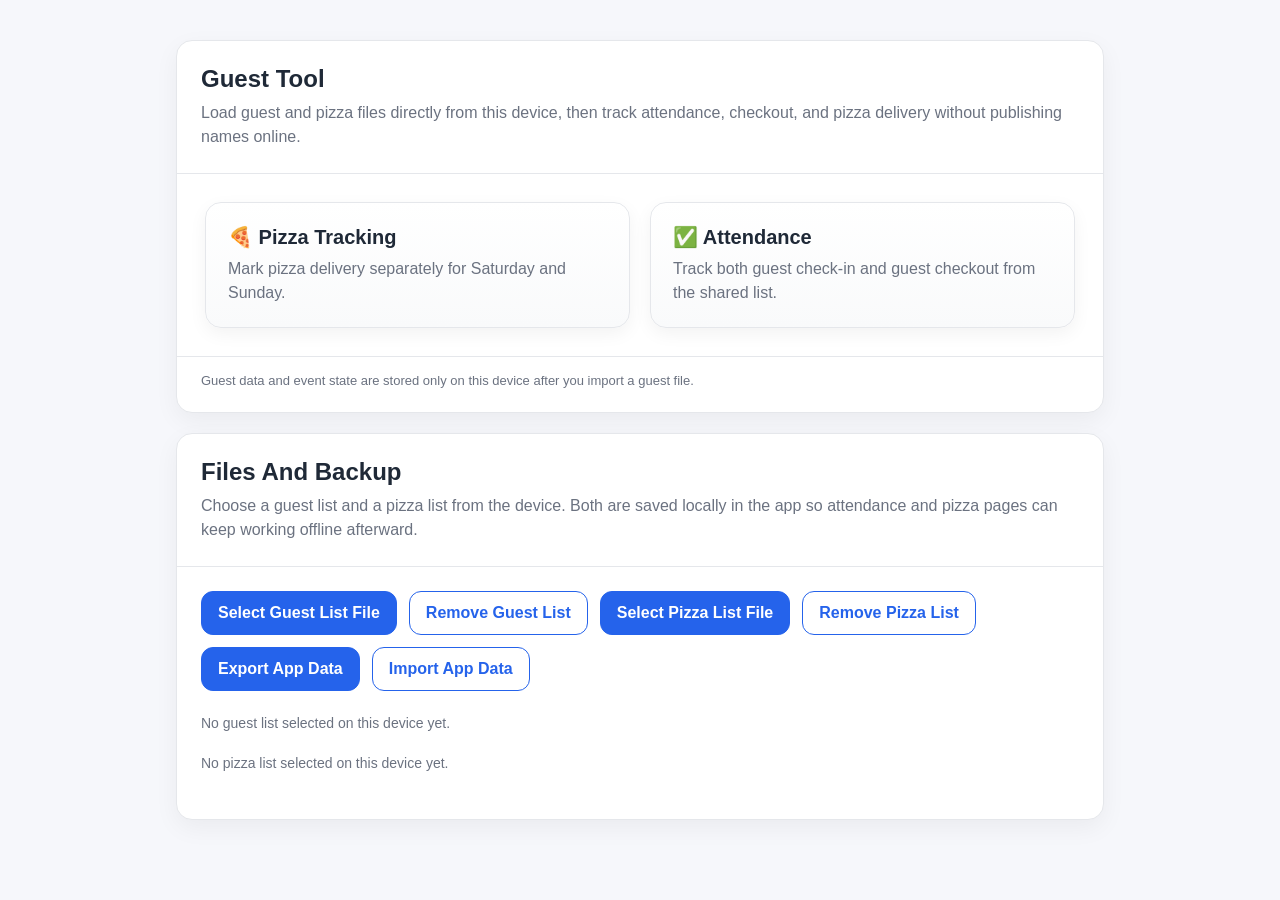
<file: index.html>
<!doctype html>
<html lang="en">
    <head>
        <meta charset="UTF-8" />
        <meta name="viewport" content="width=device-width, initial-scale=1.0" />
        <title>Guest Tool Home</title>
        <meta name="theme-color" content="#2563eb" />
        <meta name="apple-mobile-web-app-capable" content="yes" />
        <meta name="apple-mobile-web-app-status-bar-style" content="default" />
        <meta name="apple-mobile-web-app-title" content="Guest Tool" />
        <link rel="manifest" href="manifest.webmanifest" />
        <link rel="icon" href="icons/icon.svg" type="image/svg+xml" />
        <link rel="apple-touch-icon" href="icons/apple-touch-icon.png" />
        <link rel="stylesheet" href="styles.css" />
    </head>
    <body>
        <main class="wrap">
            <section class="card">
                <header class="header">
                    <h1>Guest Tool</h1>
                    <p class="sub">Load guest and pizza files directly from this device, then track attendance, checkout, and pizza delivery without publishing names online.</p>
                </header>

                <nav class="navGrid">
                    <a class="navCard" href="food.html">
                        <h2>🍕 Pizza Tracking</h2>
                        <p>Mark pizza delivery separately for Saturday and Sunday.</p>
                    </a>

                    <a class="navCard" href="checkin.html">
                        <h2>✅ Attendance</h2>
                        <p>Track both guest check-in and guest checkout from the shared list.</p>
                    </a>
                </nav>

                <footer class="footer">Guest data and event state are stored only on this device after you import a guest file.</footer>
            </section>

            <section class="card utilityCard">
                <header class="header">
                    <h2>Files And Backup</h2>
                    <p class="sub">Choose a guest list and a pizza list from the device. Both are saved locally in the app so attendance and pizza pages can keep working offline afterward.</p>
                </header>

                <section class="utilityGrid">
                    <label class="actionButton" for="guestSourceInput">Select Guest List File</label>
                    <input id="guestSourceInput" type="file" accept=".csv,application/json" hidden />
                    <button id="clearGuestSourceButton" class="actionButton secondaryButton" type="button">Remove Guest List</button>
                    <label class="actionButton" for="pizzaSourceInput">Select Pizza List File</label>
                    <input id="pizzaSourceInput" type="file" accept=".csv,application/json" hidden />
                    <button id="clearPizzaSourceButton" class="actionButton secondaryButton" type="button">Remove Pizza List</button>
                    <button id="exportStateButton" class="actionButton" type="button">Export App Data</button>
                    <label class="actionButton secondaryButton" for="importStateInput">Import App Data</label>
                    <input id="importStateInput" type="file" accept="application/json" hidden />
                </section>

                <p id="guestSourceSummary" class="statusMessage" aria-live="polite"></p>
                <p id="pizzaSourceSummary" class="statusMessage" aria-live="polite"></p>
                <p id="appStatus" class="statusMessage" aria-live="polite"></p>
            </section>
        </main>
        <script type="module" src="./app-init.js"></script>
    </body>
</html>
</file>
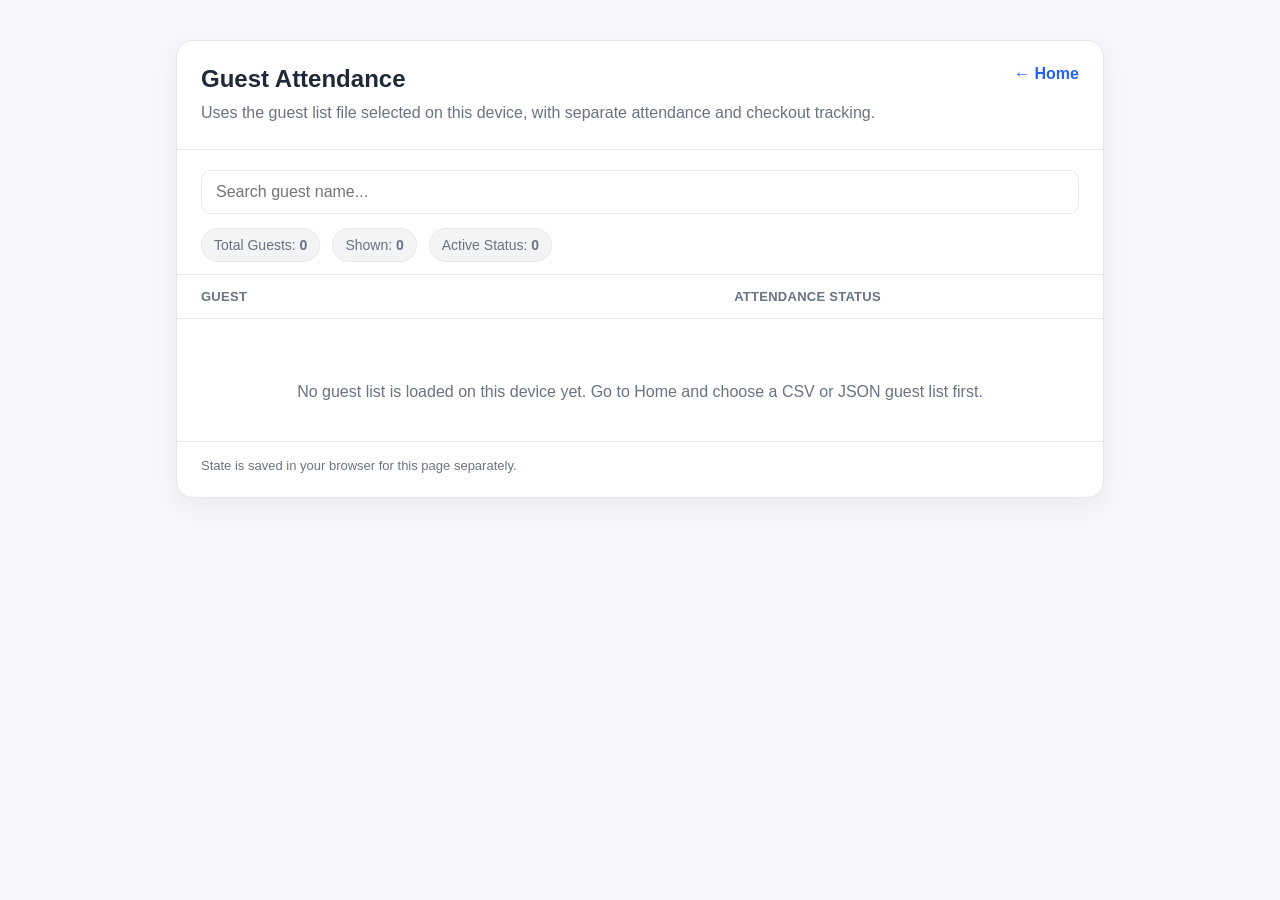
<file: checkin.html>
<!DOCTYPE html>
<html lang="en">
<head>
  <meta charset="UTF-8" />
  <meta name="viewport" content="width=device-width, initial-scale=1.0" />
  <title>Guest Attendance</title>
  <meta name="theme-color" content="#2563eb" />
  <meta name="apple-mobile-web-app-capable" content="yes" />
  <meta name="apple-mobile-web-app-status-bar-style" content="default" />
  <meta name="apple-mobile-web-app-title" content="Guest Tool" />
  <link rel="manifest" href="manifest.webmanifest" />
  <link rel="icon" href="icons/icon.svg" type="image/svg+xml" />
  <link rel="apple-touch-icon" href="icons/apple-touch-icon.png" />
  <link rel="stylesheet" href="styles.css" />
</head>
<body>
  <main class="wrap">
    <section class="card">
      <header class="header">
        <div class="headerTop">
          <div>
            <h1>Guest Attendance</h1>
            <p class="sub">Uses the guest list file selected on this device, with separate attendance and checkout tracking.</p>
          </div>
          <a class="backLink" href="index.html">← Home</a>
        </div>
      </header>

      <section class="controls">
        <input id="searchInput" class="search" type="text" placeholder="Search guest name..." aria-label="Search guest names" />
        <div class="stats">
          <div class="badge">Total Guests: <strong id="totalCount">0</strong></div>
          <div class="badge">Shown: <strong id="shownCount">0</strong></div>
          <div class="badge">Active Status: <strong id="doneCount">0</strong></div>
        </div>
      </section>

      <section id="listHeader" class="listHeader">
        <div>Guest</div>
        <div>Status</div>
      </section>

      <section id="guestList" class="list" aria-live="polite"></section>
      <p id="emptyState" class="empty">No guests match your search.</p>

      <footer class="footer">
        State is saved in your browser for this page separately.
      </footer>
    </section>
  </main>

  <script type="module">
    import { createGuestPage } from './shared-page.js';
    import { loadGuestsFromDeviceStorage } from './guest-source.js';

    await createGuestPage({
      loadGuests: loadGuestsFromDeviceStorage,
      storageKey: 'guest-tool-checkin-v1',
      fields: [
        { key: 'checkedIn', label: 'Checked in' },
        { key: 'checkedOut', label: 'Checked out' }
      ],
      statusHeaderLabel: 'Attendance Status',
      isDone: guest => guest.checkedIn || guest.checkedOut,
      loadErrorMessage: 'No guest list is loaded on this device yet. Go to Home and choose a CSV or JSON guest list first.'
    });
  </script>
  <script type="module" src="./app-init.js"></script>
</body>
</html>
</file>
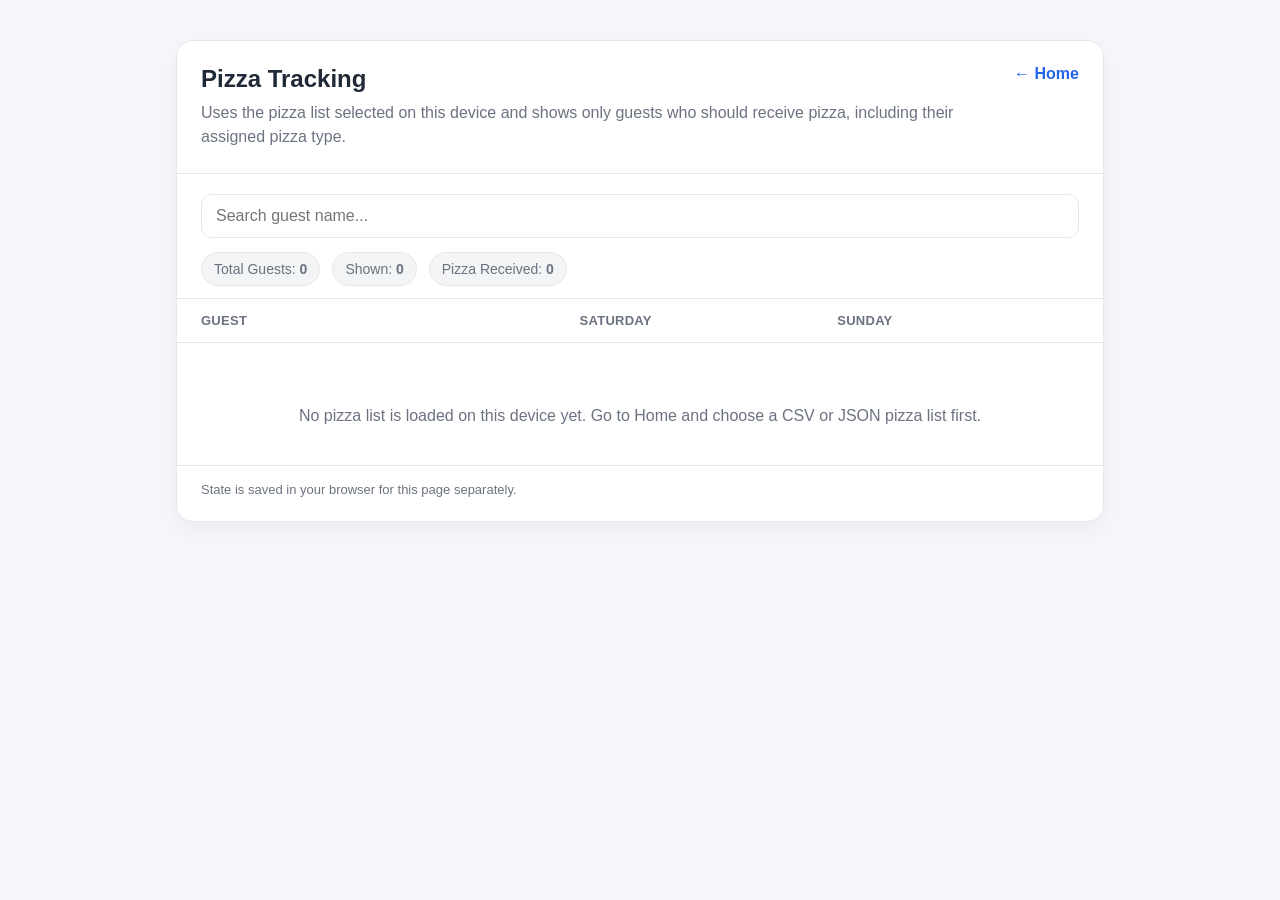
<file: food.html>
<!DOCTYPE html>
<html lang="en">
<head>
  <meta charset="UTF-8" />
  <meta name="viewport" content="width=device-width, initial-scale=1.0" />
  <title>Pizza Tracking</title>
  <meta name="theme-color" content="#2563eb" />
  <meta name="apple-mobile-web-app-capable" content="yes" />
  <meta name="apple-mobile-web-app-status-bar-style" content="default" />
  <meta name="apple-mobile-web-app-title" content="Guest Tool" />
  <link rel="manifest" href="manifest.webmanifest" />
  <link rel="icon" href="icons/icon.svg" type="image/svg+xml" />
  <link rel="apple-touch-icon" href="icons/apple-touch-icon.png" />
  <link rel="stylesheet" href="styles.css" />
</head>
<body>
  <main class="wrap">
    <section class="card">
      <header class="header">
        <div class="headerTop">
          <div>
            <h1>Pizza Tracking</h1>
            <p class="sub">Uses the pizza list selected on this device and shows only guests who should receive pizza, including their assigned pizza type.</p>
          </div>
          <a class="backLink" href="index.html">← Home</a>
        </div>
      </header>

      <section class="controls">
        <input id="searchInput" class="search" type="text" placeholder="Search guest name..." aria-label="Search guest names" />
        <div class="stats">
          <div class="badge">Total Guests: <strong id="totalCount">0</strong></div>
          <div class="badge">Shown: <strong id="shownCount">0</strong></div>
          <div class="badge">Pizza Received: <strong id="doneCount">0</strong></div>
        </div>
      </section>

      <section id="listHeader" class="listHeader">
        <div>Guest</div>
        <div>Saturday</div>
        <div>Sunday</div>
      </section>

      <section id="guestList" class="list" aria-live="polite"></section>
      <p id="emptyState" class="empty">No guests match your search.</p>

      <footer class="footer">
        State is saved in your browser for this page separately.
      </footer>
    </section>
  </main>

  <script type="module">
    import { createGuestPage } from './shared-page.js';
    import { loadPizzaGuestsFromDeviceStorage } from './guest-source.js';

    await createGuestPage({
      loadGuests: loadPizzaGuestsFromDeviceStorage,
      storageKey: 'guest-tool-pizza-v1',
      fields: [
        {
          key: 'pizzaSaturday',
          getLabel: guest => guest.saturdayType || 'No pizza',
          isDisabled: guest => !guest.saturdayType
        },
        {
          key: 'pizzaSunday',
          getLabel: guest => guest.sundayType || 'No pizza',
          isDisabled: guest => !guest.sundayType
        }
      ],
      headerColumns: ['Guest', 'Saturday', 'Sunday'],
      headerClassName: 'listHeaderThree',
      rowClassName: 'guestRowThree',
      renderFieldsAsColumns: true,
      statusHeaderLabel: 'Pizza Status',
      isDone: guest => guest.pizzaSaturday || guest.pizzaSunday,
      getMetaText: guest => guest.group || '',
      loadErrorMessage: 'No pizza list is loaded on this device yet. Go to Home and choose a CSV or JSON pizza list first.'
    });
  </script>
  <script type="module" src="./app-init.js"></script>
</body>
</html>
</file>
<file: styles.css>
:root {
  --bg: #f6f7fb;
  --card: #ffffff;
  --text: #1f2937;
  --muted: #6b7280;
  --line: #e5e7eb;
  --accent: #2563eb;
  --accent-soft: #dbeafe;
  --shadow: 0 8px 24px rgba(0, 0, 0, 0.05);
}

* {
  box-sizing: border-box;
}

body {
  margin: 0;
  font-family: Arial, Helvetica, sans-serif;
  background: var(--bg);
  color: var(--text);
}

.wrap {
  max-width: 960px;
  margin: 40px auto;
  padding: 0 16px;
}

.card {
  background: var(--card);
  border: 1px solid var(--line);
  border-radius: 16px;
  overflow: hidden;
  box-shadow: var(--shadow);
}

.header {
  padding: 24px;
  border-bottom: 1px solid var(--line);
}

.headerTop {
  display: flex;
  justify-content: space-between;
  gap: 16px;
  align-items: flex-start;
}

h1, h2 {
  margin: 0 0 8px;
}

.sub {
  margin: 0;
  color: var(--muted);
  line-height: 1.5;
}

.backLink {
  text-decoration: none;
  color: var(--accent);
  font-weight: 600;
  white-space: nowrap;
}

.navGrid {
  display: grid;
  grid-template-columns: repeat(auto-fit, minmax(260px, 1fr));
  gap: 20px;
  padding: 28px;
}

.navCard {
  display: block;
  text-decoration: none;
  color: inherit;
  border-radius: 16px;
  padding: 22px;
  background: linear-gradient(180deg, #ffffff, #f9fafb);
  border: 1px solid #e5e7eb;
  box-shadow: 0 6px 18px rgba(0, 0, 0, 0.05);
  transition: all 0.2s ease;
  position: relative;
  overflow: hidden;
}

/* subtle accent bar */
.navCard::before {
  content: "";
  position: absolute;
  top: 0;
  left: 0;
  height: 4px;
  width: 100%;
  background: linear-gradient(90deg, #2563eb, #60a5fa);
  opacity: 0;
  transition: opacity 0.2s ease;
}

.navCard:hover {
  transform: translateY(-4px);
  border-color: #c7d2fe;
  box-shadow: 0 12px 28px rgba(0, 0, 0, 0.08);
}

.navCard:hover::before {
  opacity: 1;
}

.navCard h2 {
  margin: 0 0 8px;
  font-size: 20px;
}

.navCard p {
  margin: 0;
  color: #6b7280;
  line-height: 1.5;
}

/* optional: differentiate cards */
.navCard:nth-child(1)::before {
  background: linear-gradient(90deg, #16a34a, #4ade80);
}

.navCard:nth-child(2)::before {
  background: linear-gradient(90deg, #2563eb, #60a5fa);
}

.controls {
  padding: 20px 24px 12px;
  border-bottom: 1px solid var(--line);
  display: grid;
  gap: 14px;
}

.search {
  width: 100%;
  padding: 12px 14px;
  border: 1px solid var(--line);
  border-radius: 10px;
  font-size: 16px;
  outline: none;
}

.search:focus {
  border-color: var(--accent);
  box-shadow: 0 0 0 3px var(--accent-soft);
}

.stats {
  display: flex;
  gap: 12px;
  flex-wrap: wrap;
  font-size: 14px;
  color: var(--muted);
}

.badge {
  background: #f3f4f6;
  border: 1px solid var(--line);
  border-radius: 999px;
  padding: 8px 12px;
}

.listHeader,
.guestRow {
  display: grid;
  grid-template-columns: minmax(220px, 1.5fr) minmax(180px, 1fr);
  gap: 16px;
  align-items: center;
}

.listHeader {
  padding: 14px 24px;
  font-size: 13px;
  font-weight: 700;
  letter-spacing: 0.02em;
  color: var(--muted);
  text-transform: uppercase;
  border-bottom: 1px solid var(--line);
}

.list {
  padding: 0 24px 24px;
}

.guestRow {
  padding: 16px 0;
  border-bottom: 1px solid var(--line);
}

.guestRow:last-child {
  border-bottom: none;
}

.guestName {
  font-size: 16px;
  font-weight: 600;
}

.guestMeta {
  margin-top: 4px;
  color: var(--muted);
  font-size: 13px;
}

.actions {
  display: flex;
  justify-content: flex-start;
  gap: 12px;
  flex-wrap: wrap;
}

.actionsSplit {
  display: grid;
  grid-template-columns: repeat(2, minmax(150px, 1fr));
  gap: 12px;
}

.fieldCell {
  min-width: 0;
}

.guestRowThree .fieldCell {
  align-self: center;
}

.listHeaderThree,
.guestRowThree {
  grid-template-columns: minmax(220px, 1.5fr) minmax(150px, 1fr) minmax(150px, 1fr);
}

.control {
  display: inline-flex;
  align-items: center;
  gap: 8px;
  cursor: pointer;
  user-select: none;
  font-size: 14px;
  padding: 8px 10px;
  border: 1px solid var(--line);
  border-radius: 999px;
  background: #f9fafb;
  width: 100%;
  justify-content: flex-start;
}

.controlDisabled {
  opacity: 0.65;
}

.controlDisabled,
.controlDisabled input[type="checkbox"] {
  cursor: not-allowed;
}

input[type="checkbox"] {
  width: 18px;
  height: 18px;
  cursor: pointer;
}

.empty {
  text-align: center;
  color: var(--muted);
  padding: 24px;
  display: none;
}

.utilityCard {
  margin-top: 20px;
}

.utilityGrid {
  display: flex;
  gap: 12px;
  flex-wrap: wrap;
  padding: 24px;
}

.actionButton {
  appearance: none;
  border: 1px solid var(--accent);
  background: var(--accent);
  color: white;
  font: inherit;
  padding: 12px 16px;
  border-radius: 12px;
  cursor: pointer;
  text-decoration: none;
  font-weight: 600;
}

.secondaryButton {
  background: white;
  color: var(--accent);
}

.statusMessage {
  min-height: 24px;
  margin: 0;
  padding: 0 24px 24px;
  color: var(--muted);
  font-size: 14px;
}

.footer {
  padding: 16px 24px 24px;
  color: var(--muted);
  font-size: 13px;
  border-top: 1px solid var(--line);
}

@media (max-width: 720px) {
  .headerTop,
  .listHeader,
  .guestRow {
    grid-template-columns: 1fr;
    display: grid;
  }

  .headerTop {
    display: flex;
    flex-direction: column;
    align-items: flex-start;
  }

  .list {
    padding: 0 18px 18px;
  }

  .controls,
  .listHeader,
  .header,
  .footer {
    padding-left: 18px;
    padding-right: 18px;
  }

  .actionsSplit {
    grid-template-columns: 1fr;
  }
}

code {
  background: #f3f4f6;
  padding: 2px 6px;
  border-radius: 6px;
}

@media (max-width: 700px) {
  .headerTop {
    flex-direction: column;
  }

  .listHeader {
    display: none;
  }

  .guestRow {
    grid-template-columns: 1fr;
  }
}
</file>
